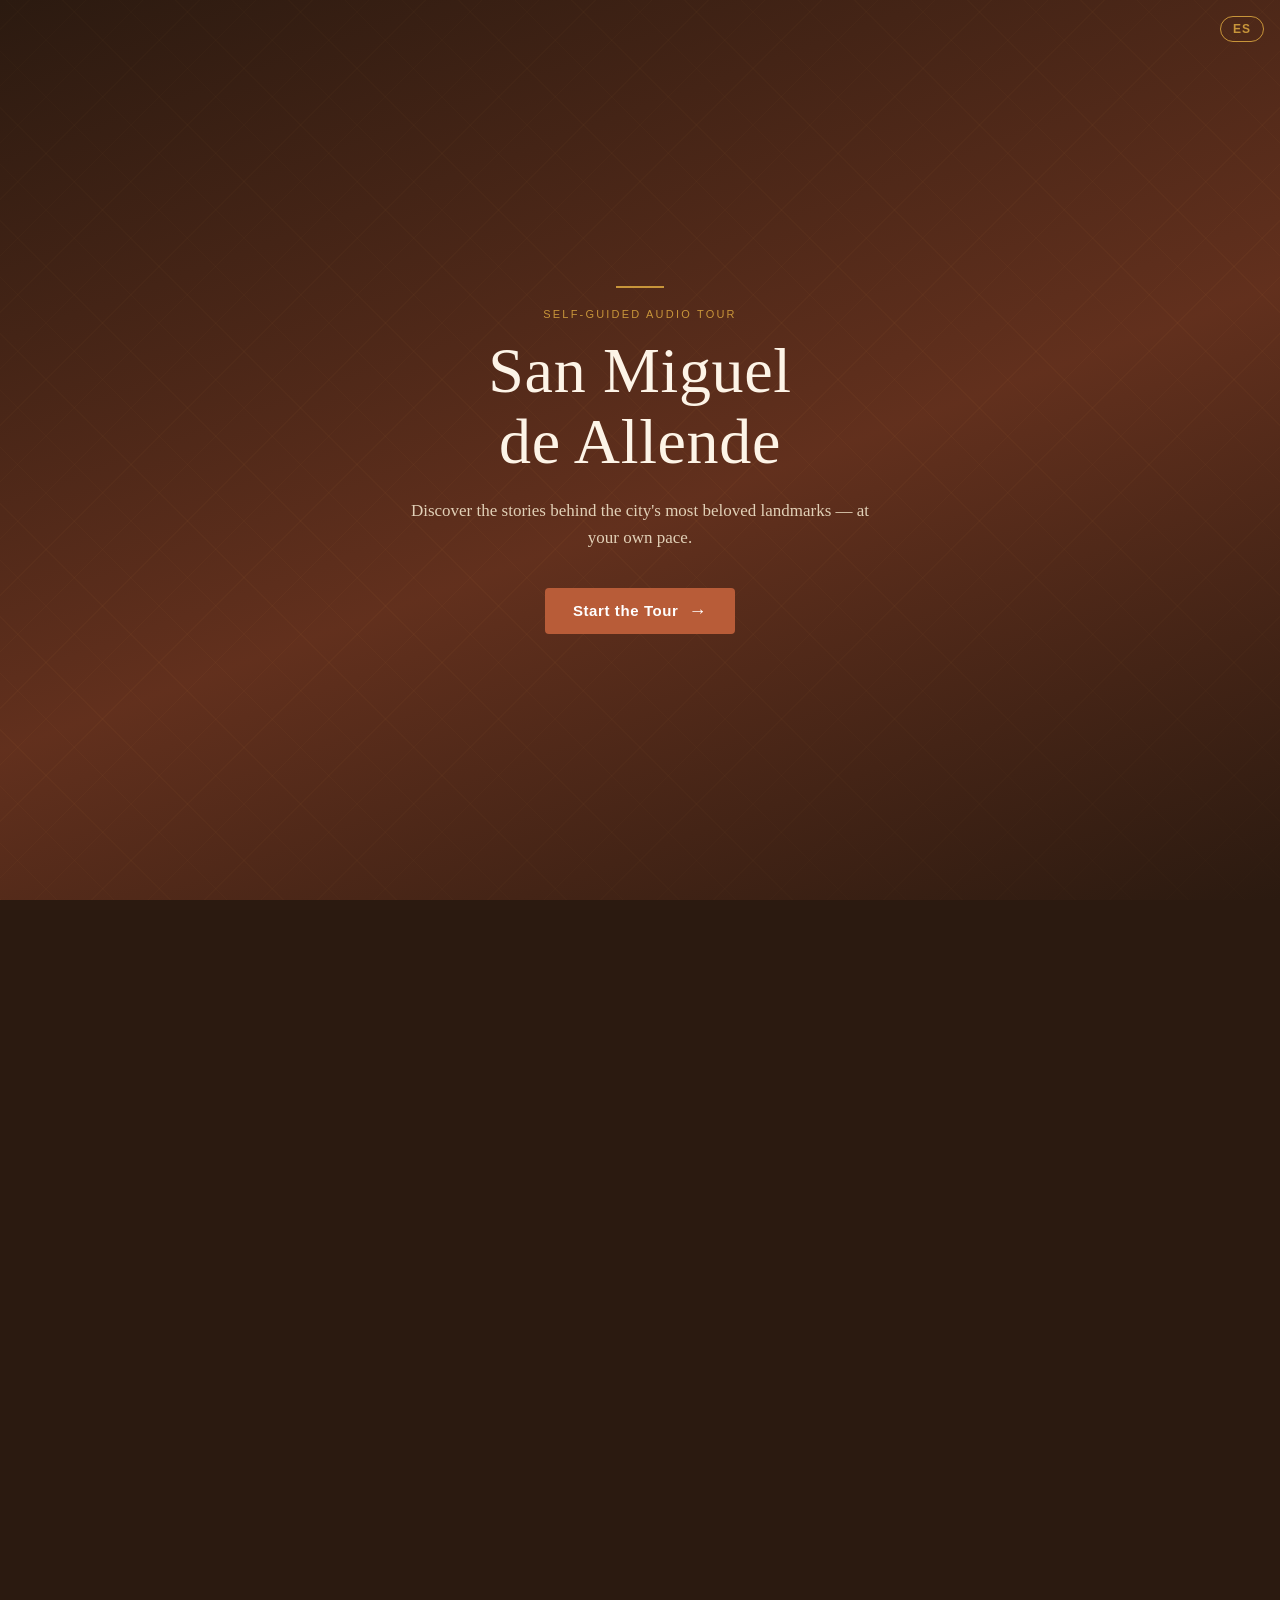
<file: index.html>
<!DOCTYPE html>
<html lang="en">
<head>
  <meta charset="UTF-8" />
  <meta name="viewport" content="width=device-width, initial-scale=1.0" />
  <title>San Miguel de Allende Audio Tour</title>
  <link rel="stylesheet" href="style.css" />
</head>
<body class="landing">

  <!-- ── Language toggle ──────────────────────────────────────── -->
  <button id="lang-toggle-landing" aria-label="Switch to Spanish">ES</button>

  <!-- ── Hero ─────────────────────────────────────────────────── -->
  <section id="hero">
    <div id="hero-inner">
      <p class="lp-eyebrow" data-en="Self-Guided Audio Tour" data-es="Audioguía Autoguiada">Self-Guided Audio Tour</p>
      <h1 id="hero-title">San Miguel<br>de Allende</h1>
      <p id="hero-tagline"
         data-en="Discover the stories behind the city's most beloved landmarks — at your own pace."
         data-es="Descubre las historias detrás de los monumentos más queridos de la ciudad — a tu propio ritmo.">
        Discover the stories behind the city's most beloved landmarks — at your own pace.
      </p>
      <a href="map.html" id="start-btn" class="lp-btn-primary">
        <span data-en="Start the Tour" data-es="Comenzar el Tour">Start the Tour</span>
        <span class="btn-arrow">&#8594;</span>
      </a>
    </div>
  </section>

  <!-- ── Stops preview ─────────────────────────────────────────── -->
  <section id="stops-preview">
    <p class="lp-eyebrow lp-eyebrow--dark"
       data-en="Featured Stops" data-es="Paradas Destacadas">Featured Stops</p>
    <h2 id="preview-heading"
        data-en="What you'll explore" data-es="Lo que explorarás">What you'll explore</h2>

    <div id="stop-cards"></div>

    <a href="map.html" class="lp-btn-secondary">
      <span data-en="Open the Map" data-es="Abrir el Mapa">Open the Map</span>
    </a>
  </section>

  <!-- ── How it works ──────────────────────────────────────────── -->
  <section id="how-it-works">
    <p class="lp-eyebrow"
       data-en="How It Works" data-es="Cómo Funciona">How It Works</p>
    <div id="steps">
      <div class="step">
        <div class="step-icon">&#128205;</div>
        <p class="step-text"
           data-en="Tap any pin on the map" data-es="Toca cualquier pin en el mapa">Tap any pin on the map</p>
      </div>
      <div class="step-divider"></div>
      <div class="step">
        <div class="step-icon">&#127911;</div>
        <p class="step-text"
           data-en="Listen to the audio description" data-es="Escucha la descripción de audio">Listen to the audio description</p>
      </div>
      <div class="step-divider"></div>
      <div class="step">
        <div class="step-icon">&#127758;</div>
        <p class="step-text"
           data-en="Switch between English and Spanish" data-es="Cambia entre inglés y español">Switch between English and Spanish</p>
      </div>
    </div>
  </section>

  <!-- ── Footer ────────────────────────────────────────────────── -->
  <footer id="lp-footer">
    <p data-en="San Miguel de Allende, Guanajuato, México"
       data-es="San Miguel de Allende, Guanajuato, México">
      San Miguel de Allende, Guanajuato, México
    </p>
  </footer>

  <script src="stops.js"></script>
  <script src="landing.js"></script>
</body>
</html>
</file>
<file: style.css>
/* ─────────────────────────────────────────────────────────────────
   San Miguel de Allende Audio Tour — Stylesheet
   Mobile-first. Warm colonial palette.
───────────────────────────────────────────────────────────────── */

/* ── Custom properties ──────────────────────────────────────── */
:root {
  --terracotta:   #B85C38;
  --terracotta-dk:#8F4228;
  --cream:        #FDF4E7;
  --parchment:    #F0E2C8;
  --stone:        #7A6652;
  --dark:         #2B1A10;
  --gold:         #C8953A;
  --white:        #FFFFFF;

  --header-h:     56px;
  --sheet-radius: 20px;
  --transition:   0.3s ease;
}

/* ── Reset & base ───────────────────────────────────────────── */
*, *::before, *::after {
  box-sizing: border-box;
  margin: 0;
  padding: 0;
}

html, body {
  height: 100%;
  font-family: Georgia, 'Times New Roman', serif;
  background: var(--dark);
  color: var(--dark);
  overflow: hidden; /* prevent body scroll; sheet scrolls internally */
}

/* ── Header ─────────────────────────────────────────────────── */
#site-header {
  position: fixed;
  top: 0;
  left: 0;
  right: 0;
  height: var(--header-h);
  background: var(--dark);
  display: flex;
  align-items: center;
  justify-content: space-between;
  padding: 0 16px;
  z-index: 1000;
  box-shadow: 0 2px 8px rgba(0,0,0,0.4);
}

#header-eyebrow {
  display: block;
  font-family: Arial, Helvetica, sans-serif;
  font-size: 10px;
  letter-spacing: 0.15em;
  text-transform: uppercase;
  color: var(--gold);
}

#header-name {
  font-size: 16px;
  font-weight: normal;
  color: var(--cream);
  letter-spacing: 0.02em;
}

#lang-toggle {
  background: transparent;
  border: 1px solid var(--gold);
  color: var(--gold);
  font-family: Arial, Helvetica, sans-serif;
  font-size: 12px;
  font-weight: bold;
  letter-spacing: 0.08em;
  padding: 5px 12px;
  border-radius: 20px;
  cursor: pointer;
  transition: background var(--transition), color var(--transition);
  flex-shrink: 0;
}

#lang-toggle:hover,
#lang-toggle:focus {
  background: var(--gold);
  color: var(--dark);
  outline: none;
}

/* ── Map ────────────────────────────────────────────────────── */
#map {
  position: fixed;
  top: var(--header-h);
  left: 0;
  right: 0;
  bottom: 0;
  z-index: 1;
}

/* ── Live location dot ──────────────────────────────────────── */
.user-location-dot {
  background: #4A90D9;
  border: 3px solid var(--white);
  border-radius: 50%;
  box-shadow: 0 0 0 4px rgba(74, 144, 217, 0.3);
}

.user-accuracy-ring {
  stroke: #4A90D9;
  stroke-width: 1;
  fill: rgba(74, 144, 217, 0.08);
}

/* ── Custom map pins ────────────────────────────────────────── */
.stop-pin {
  background: none !important;
  border: none !important;
}

.pin-inner {
  width: 36px;
  height: 36px;
  background: var(--terracotta);
  border: 3px solid var(--white);
  border-radius: 50%;
  display: flex;
  align-items: center;
  justify-content: center;
  font-family: Arial, Helvetica, sans-serif;
  font-size: 14px;
  font-weight: bold;
  color: var(--white);
  box-shadow: 0 2px 8px rgba(0,0,0,0.4);
  cursor: pointer;
  transition: transform 0.15s ease, background 0.15s ease;
}

.pin-inner:hover,
.pin-inner.active {
  transform: scale(1.2);
  background: var(--terracotta-dk);
}

/* ── Overlay (dims map when sheet is open) ──────────────────── */
#overlay {
  position: fixed;
  inset: 0;
  background: rgba(0,0,0,0.35);
  z-index: 50;
  opacity: 0;
  pointer-events: none;
  transition: opacity var(--transition);
}

#overlay.visible {
  opacity: 1;
  pointer-events: auto;
}

/* ── Bottom sheet ───────────────────────────────────────────── */
#bottom-sheet {
  position: fixed;
  left: 0;
  right: 0;
  bottom: 0;
  z-index: 100;
  background: var(--cream);
  border-radius: var(--sheet-radius) var(--sheet-radius) 0 0;
  box-shadow: 0 -4px 24px rgba(0,0,0,0.3);

  /* Hidden state: translated off-screen */
  transform: translateY(100%);
  transition: transform var(--transition);

  /* Max height so it doesn't cover the whole screen */
  max-height: calc(100vh - var(--header-h) - 40px);
  display: flex;
  flex-direction: column;
}

#bottom-sheet.open {
  transform: translateY(0);
}

/* Drag handle visual */
#sheet-handle {
  width: 40px;
  height: 4px;
  background: var(--parchment);
  border-radius: 2px;
  margin: 12px auto 0;
  flex-shrink: 0;
}

/* Close button */
#close-btn {
  position: absolute;
  top: 16px;
  right: 16px;
  background: var(--parchment);
  border: none;
  width: 32px;
  height: 32px;
  border-radius: 50%;
  font-size: 14px;
  color: var(--stone);
  cursor: pointer;
  display: flex;
  align-items: center;
  justify-content: center;
  transition: background var(--transition);
  z-index: 1;
}

#close-btn:hover {
  background: var(--parchment);
  color: var(--dark);
}

/* Scrollable content area */
#sheet-scroll {
  overflow-y: auto;
  -webkit-overflow-scrolling: touch;
  flex: 1;
  padding-bottom: env(safe-area-inset-bottom, 16px);
}

/* Stop photo */
#stop-image {
  width: 100%;
  height: 180px;
  object-fit: cover;
  display: none; /* shown by JS only when src is set */
  background: var(--parchment);
}

/* Text info */
#stop-info {
  padding: 20px 20px 8px;
}

#stop-number {
  font-family: Arial, Helvetica, sans-serif;
  font-size: 11px;
  letter-spacing: 0.12em;
  text-transform: uppercase;
  color: var(--terracotta);
  display: block;
  margin-bottom: 6px;
}

#stop-name {
  font-size: 22px;
  font-weight: normal;
  color: var(--dark);
  line-height: 1.25;
  margin-bottom: 12px;
}

#stop-description {
  font-size: 15px;
  line-height: 1.65;
  color: var(--stone);
}

/* Audio player */
#audio-wrap {
  padding: 16px 20px 20px;
}

#audio-player {
  width: 100%;
  height: 44px;
  border-radius: 8px;
  accent-color: var(--terracotta);
}

/* ── Desktop: constrain sheet width ────────────────────────── */
@media (min-width: 600px) {
  #bottom-sheet {
    left: 50%;
    right: auto;
    width: 480px;
    transform: translateX(-50%) translateY(100%);
    border-radius: var(--sheet-radius);
    bottom: 24px;
    box-shadow: 0 8px 32px rgba(0,0,0,0.35);
  }

  #bottom-sheet.open {
    transform: translateX(-50%) translateY(0);
  }
}

/* ── Leaflet attribution ────────────────────────────────────── */
.leaflet-control-attribution {
  font-size: 10px !important;
}

/* ── Image carousel ─────────────────────────────────────────── */
#image-carousel {
  position: relative;
  width: 100%;
  background: var(--parchment);
  display: none; /* shown by JS when images exist */
  overflow: hidden;
}

#carousel-img {
  width: 100%;
  height: 220px;
  object-fit: cover;
  display: block;
}

.carousel-nav {
  position: absolute;
  top: 50%;
  transform: translateY(-50%);
  background: rgba(43, 26, 16, 0.55);
  color: var(--white);
  border: none;
  width: 36px;
  height: 36px;
  border-radius: 50%;
  font-size: 22px;
  line-height: 1;
  cursor: pointer;
  display: flex;
  align-items: center;
  justify-content: center;
  transition: background 0.15s;
  z-index: 2;
}

.carousel-nav:hover { background: rgba(43, 26, 16, 0.85); }
#img-prev { left: 10px; }
#img-next { right: 10px; }

#img-dots {
  position: absolute;
  bottom: 8px;
  left: 0;
  right: 0;
  display: flex;
  justify-content: center;
  gap: 6px;
}

.img-dot {
  width: 7px;
  height: 7px;
  border-radius: 50%;
  background: rgba(255,255,255,0.5);
  cursor: pointer;
  transition: background 0.15s;
}

.img-dot.active { background: var(--white); }

/* ── Parroquia map button (inside bottom sheet) ──────────────── */
#parroquia-map-btn {
  display: none; /* shown by JS for stops 6 & 7 only */
  margin-top: 14px;
  background: transparent;
  border: 1px solid var(--terracotta);
  color: var(--terracotta);
  font-family: Arial, Helvetica, sans-serif;
  font-size: 13px;
  font-weight: bold;
  letter-spacing: 0.04em;
  padding: 8px 16px;
  border-radius: 4px;
  cursor: pointer;
  transition: background var(--transition), color var(--transition);
}

#parroquia-map-btn:hover {
  background: var(--terracotta);
  color: var(--white);
}

/* ── Parroquia aerial-map modal ──────────────────────────────── */
#parroquia-modal {
  position: fixed;
  inset: 0;
  z-index: 500;
  background: rgba(43, 26, 16, 0.92);
  display: flex;
  align-items: center;
  justify-content: center;
  padding: 16px;
  opacity: 0;
  pointer-events: none;
  transition: opacity var(--transition);
}

#parroquia-modal.open {
  opacity: 1;
  pointer-events: auto;
}

#parroquia-modal-inner {
  background: var(--cream);
  border-radius: 12px;
  max-width: 560px;
  width: 100%;
  max-height: calc(100vh - 48px);
  overflow-y: auto;
  position: relative;
  padding: 24px 20px 20px;
}

#parroquia-modal-close {
  position: absolute;
  top: 12px;
  right: 12px;
  background: var(--parchment);
  border: none;
  width: 32px;
  height: 32px;
  border-radius: 50%;
  font-size: 14px;
  color: var(--stone);
  cursor: pointer;
  display: flex;
  align-items: center;
  justify-content: center;
}

#parroquia-modal-close:hover { color: var(--dark); }

.modal-eyebrow {
  font-family: Arial, Helvetica, sans-serif;
  font-size: 10px;
  letter-spacing: 0.18em;
  text-transform: uppercase;
  color: var(--terracotta);
  margin-bottom: 6px;
}

.modal-title {
  font-size: 18px;
  font-weight: normal;
  color: var(--dark);
  margin-bottom: 14px;
}

#parroquia-img-wrap {
  border-radius: 8px;
  overflow: hidden;
  margin-bottom: 14px;
}

#parroquia-img-wrap img {
  width: 100%;
  display: block;
}

.modal-caption {
  font-size: 14px;
  color: var(--stone);
  line-height: 1.55;
}

/* ── Header action buttons group ───────────────────────────── */
#header-actions {
  display: flex;
  align-items: center;
  gap: 8px;
  flex-shrink: 0;
}

/* Test audio button */
#test-audio-btn {
  background: transparent;
  border: 1px solid var(--stone);
  color: var(--stone);
  font-family: Arial, Helvetica, sans-serif;
  font-size: 11px;
  font-weight: bold;
  letter-spacing: 0.06em;
  padding: 5px 10px;
  border-radius: 20px;
  cursor: pointer;
  transition: border-color var(--transition), color var(--transition);
  white-space: nowrap;
}

#test-audio-btn:hover,
#test-audio-btn:focus {
  border-color: var(--gold);
  color: var(--gold);
  outline: none;
}

#test-audio-btn.playing {
  border-color: var(--gold);
  color: var(--gold);
}

/* Legend button */
#legend-btn {
  background: transparent;
  border: 1px solid var(--gold);
  color: var(--gold);
  font-size: 15px;
  width: 32px;
  height: 32px;
  border-radius: 50%;
  cursor: pointer;
  display: flex;
  align-items: center;
  justify-content: center;
  transition: background var(--transition), color var(--transition);
  flex-shrink: 0;
}

#legend-btn:hover,
#legend-btn:focus {
  background: var(--gold);
  color: var(--dark);
  outline: none;
}

/* ── Legend modal ───────────────────────────────────────────── */
#legend-modal {
  position: fixed;
  inset: 0;
  z-index: 500;
  background: rgba(43, 26, 16, 0.88);
  display: flex;
  align-items: center;
  justify-content: center;
  padding: 16px;
  opacity: 0;
  pointer-events: none;
  transition: opacity var(--transition);
}

#legend-modal.open {
  opacity: 1;
  pointer-events: auto;
}

#legend-inner {
  background: var(--cream);
  border-radius: 12px;
  max-width: 420px;
  width: 100%;
  max-height: calc(100vh - 48px);
  overflow-y: auto;
  position: relative;
  padding: 24px 20px 20px;
}

#legend-close {
  position: absolute;
  top: 12px;
  right: 12px;
  background: var(--parchment);
  border: none;
  width: 32px;
  height: 32px;
  border-radius: 50%;
  font-size: 14px;
  color: var(--stone);
  cursor: pointer;
  display: flex;
  align-items: center;
  justify-content: center;
}

#legend-close:hover { color: var(--dark); }

#legend-list {
  list-style: none;
  margin-top: 16px;
}

#legend-list li {
  display: flex;
  align-items: center;
  gap: 14px;
  padding: 10px 0;
  border-bottom: 1px solid var(--parchment);
  cursor: pointer;
  transition: background 0.15s;
  border-radius: 4px;
  padding-left: 4px;
  padding-right: 4px;
}

#legend-list li:last-child { border-bottom: none; }

#legend-list li:hover { background: var(--parchment); }

.legend-num {
  width: 32px;
  height: 32px;
  background: var(--terracotta);
  color: var(--white);
  border-radius: 50%;
  display: flex;
  align-items: center;
  justify-content: center;
  font-family: Arial, Helvetica, sans-serif;
  font-size: 13px;
  font-weight: bold;
  flex-shrink: 0;
}

.legend-name {
  font-size: 15px;
  color: var(--dark);
  line-height: 1.3;
}

/* ── Map page: back arrow in header ─────────────────────────── */
#header-back {
  color: var(--gold);
  font-size: 20px;
  text-decoration: none;
  padding: 4px 8px 4px 0;
  line-height: 1;
  flex-shrink: 0;
}

#header-back:hover { color: var(--cream); }


/* ═════════════════════════════════════════════════════════════════
   LANDING PAGE  (body.landing)
   Scrollable, not fixed-layout like the map page.
═════════════════════════════════════════════════════════════════ */
body.landing {
  overflow: auto;
  background: var(--dark);
}

/* ── Language toggle (top-right corner) ─────────────────────── */
#lang-toggle-landing {
  position: fixed;
  top: 16px;
  right: 16px;
  z-index: 200;
  background: transparent;
  border: 1px solid var(--gold);
  color: var(--gold);
  font-family: Arial, Helvetica, sans-serif;
  font-size: 12px;
  font-weight: bold;
  letter-spacing: 0.08em;
  padding: 5px 12px;
  border-radius: 20px;
  cursor: pointer;
  transition: background var(--transition), color var(--transition);
}

#lang-toggle-landing:hover,
#lang-toggle-landing:focus {
  background: var(--gold);
  color: var(--dark);
  outline: none;
}

/* ── Hero section ───────────────────────────────────────────── */
#hero {
  min-height: 100svh;
  background:
    linear-gradient(
      160deg,
      rgba(43, 26, 16, 0.72) 0%,
      rgba(143, 66, 40, 0.55) 55%,
      rgba(43, 26, 16, 0.85) 100%
    ),
    /* Warm geometric tile pattern in CSS */
    repeating-linear-gradient(
      45deg,
      rgba(200, 149, 58, 0.07) 0px,
      rgba(200, 149, 58, 0.07) 1px,
      transparent 1px,
      transparent 40px
    ),
    repeating-linear-gradient(
      -45deg,
      rgba(200, 149, 58, 0.07) 0px,
      rgba(200, 149, 58, 0.07) 1px,
      transparent 1px,
      transparent 40px
    ),
    var(--dark);
  display: flex;
  align-items: center;
  justify-content: center;
  padding: 80px 28px 60px;
  text-align: center;
}

#hero-inner {
  max-width: 480px;
}

/* Decorative top border above eyebrow */
#hero-inner::before {
  content: '';
  display: block;
  width: 48px;
  height: 2px;
  background: var(--gold);
  margin: 0 auto 20px;
}

.lp-eyebrow {
  font-family: Arial, Helvetica, sans-serif;
  font-size: 11px;
  letter-spacing: 0.2em;
  text-transform: uppercase;
  color: var(--gold);
  margin-bottom: 16px;
}

.lp-eyebrow--dark {
  color: var(--terracotta);
}

#hero-title {
  font-size: clamp(40px, 10vw, 64px);
  font-weight: normal;
  color: var(--cream);
  line-height: 1.1;
  letter-spacing: 0.01em;
  margin-bottom: 20px;
}

#hero-tagline {
  font-size: 17px;
  color: var(--parchment);
  line-height: 1.6;
  margin-bottom: 36px;
  opacity: 0.9;
}

/* ── CTA buttons ────────────────────────────────────────────── */
.lp-btn-primary {
  display: inline-flex;
  align-items: center;
  gap: 10px;
  background: var(--terracotta);
  color: var(--white);
  text-decoration: none;
  font-family: Arial, Helvetica, sans-serif;
  font-size: 15px;
  font-weight: bold;
  letter-spacing: 0.04em;
  padding: 14px 28px;
  border-radius: 4px;
  transition: background var(--transition), transform 0.15s ease;
}

.lp-btn-primary:hover,
.lp-btn-primary:focus {
  background: var(--terracotta-dk);
  transform: translateY(-1px);
  outline: none;
}

.btn-arrow {
  font-size: 18px;
  line-height: 1;
}

.lp-btn-secondary {
  display: inline-block;
  margin-top: 40px;
  color: var(--terracotta);
  text-decoration: none;
  font-family: Arial, Helvetica, sans-serif;
  font-size: 14px;
  font-weight: bold;
  letter-spacing: 0.06em;
  text-transform: uppercase;
  border-bottom: 1px solid var(--terracotta);
  padding-bottom: 2px;
  transition: color var(--transition), border-color var(--transition);
}

.lp-btn-secondary:hover {
  color: var(--terracotta-dk);
  border-color: var(--terracotta-dk);
}

/* ── Stops preview section ──────────────────────────────────── */
#stops-preview {
  background: var(--cream);
  padding: 64px 24px 56px;
  text-align: center;
}

#preview-heading {
  font-size: 28px;
  font-weight: normal;
  color: var(--dark);
  margin-bottom: 40px;
}

#stop-cards {
  display: flex;
  flex-direction: column;
  gap: 16px;
  max-width: 560px;
  margin: 0 auto;
  text-align: left;
}

.stop-card {
  display: flex;
  gap: 16px;
  align-items: flex-start;
  background: var(--white);
  border: 1px solid var(--parchment);
  border-radius: 8px;
  padding: 18px 20px;
}

.card-num {
  width: 36px;
  height: 36px;
  background: var(--terracotta);
  color: var(--white);
  border-radius: 50%;
  display: flex;
  align-items: center;
  justify-content: center;
  font-family: Arial, Helvetica, sans-serif;
  font-size: 14px;
  font-weight: bold;
  flex-shrink: 0;
}

.card-name {
  font-size: 16px;
  font-weight: normal;
  color: var(--dark);
  margin-bottom: 6px;
}

.card-desc {
  font-size: 14px;
  color: var(--stone);
  line-height: 1.5;
}

/* ── How it works ───────────────────────────────────────────── */
#how-it-works {
  background: var(--dark);
  padding: 64px 24px 60px;
  text-align: center;
}

#how-it-works .lp-eyebrow {
  margin-bottom: 32px;
}

#steps {
  display: flex;
  flex-direction: column;
  align-items: center;
  gap: 0;
  max-width: 320px;
  margin: 0 auto;
}

.step {
  display: flex;
  flex-direction: column;
  align-items: center;
  gap: 10px;
}

.step-icon {
  font-size: 28px;
  line-height: 1;
}

.step-text {
  font-size: 15px;
  color: var(--parchment);
  line-height: 1.4;
}

.step-divider {
  width: 1px;
  height: 32px;
  background: var(--stone);
  margin: 8px 0;
}

/* ── Footer ─────────────────────────────────────────────────── */
#lp-footer {
  background: var(--dark);
  border-top: 1px solid rgba(200, 149, 58, 0.2);
  padding: 20px 24px;
  text-align: center;
  font-family: Arial, Helvetica, sans-serif;
  font-size: 12px;
  letter-spacing: 0.06em;
  color: var(--stone);
}

/* ── Desktop layout for landing page ────────────────────────── */
@media (min-width: 600px) {
  #stop-cards {
    flex-direction: row;
    flex-wrap: wrap;
    justify-content: center;
  }

  .stop-card {
    flex: 1 1 240px;
    max-width: 260px;
    flex-direction: column;
    gap: 12px;
  }

  #steps {
    flex-direction: row;
    max-width: 600px;
    align-items: center;
  }

  .step-divider {
    width: 40px;
    height: 1px;
    margin: 0 8px;
  }

  .step {
    flex: 1;
  }
}
</file>
